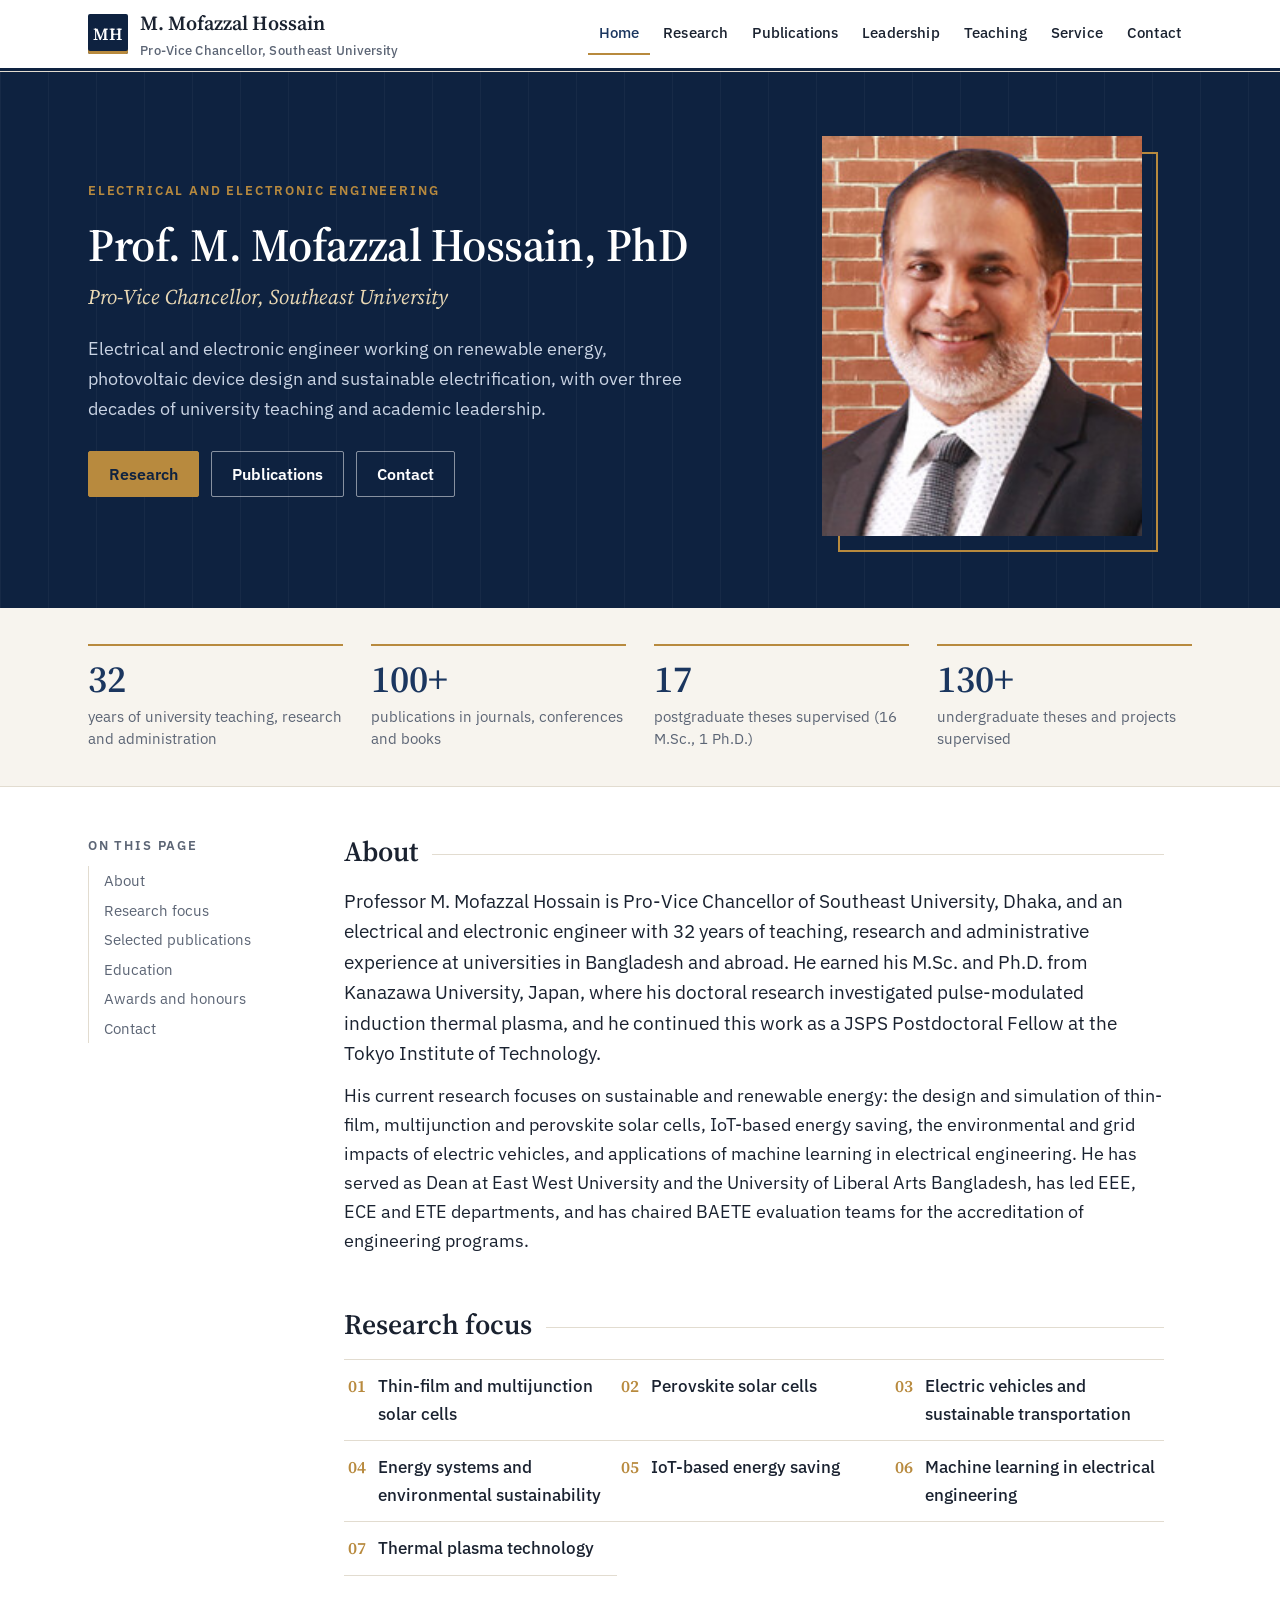
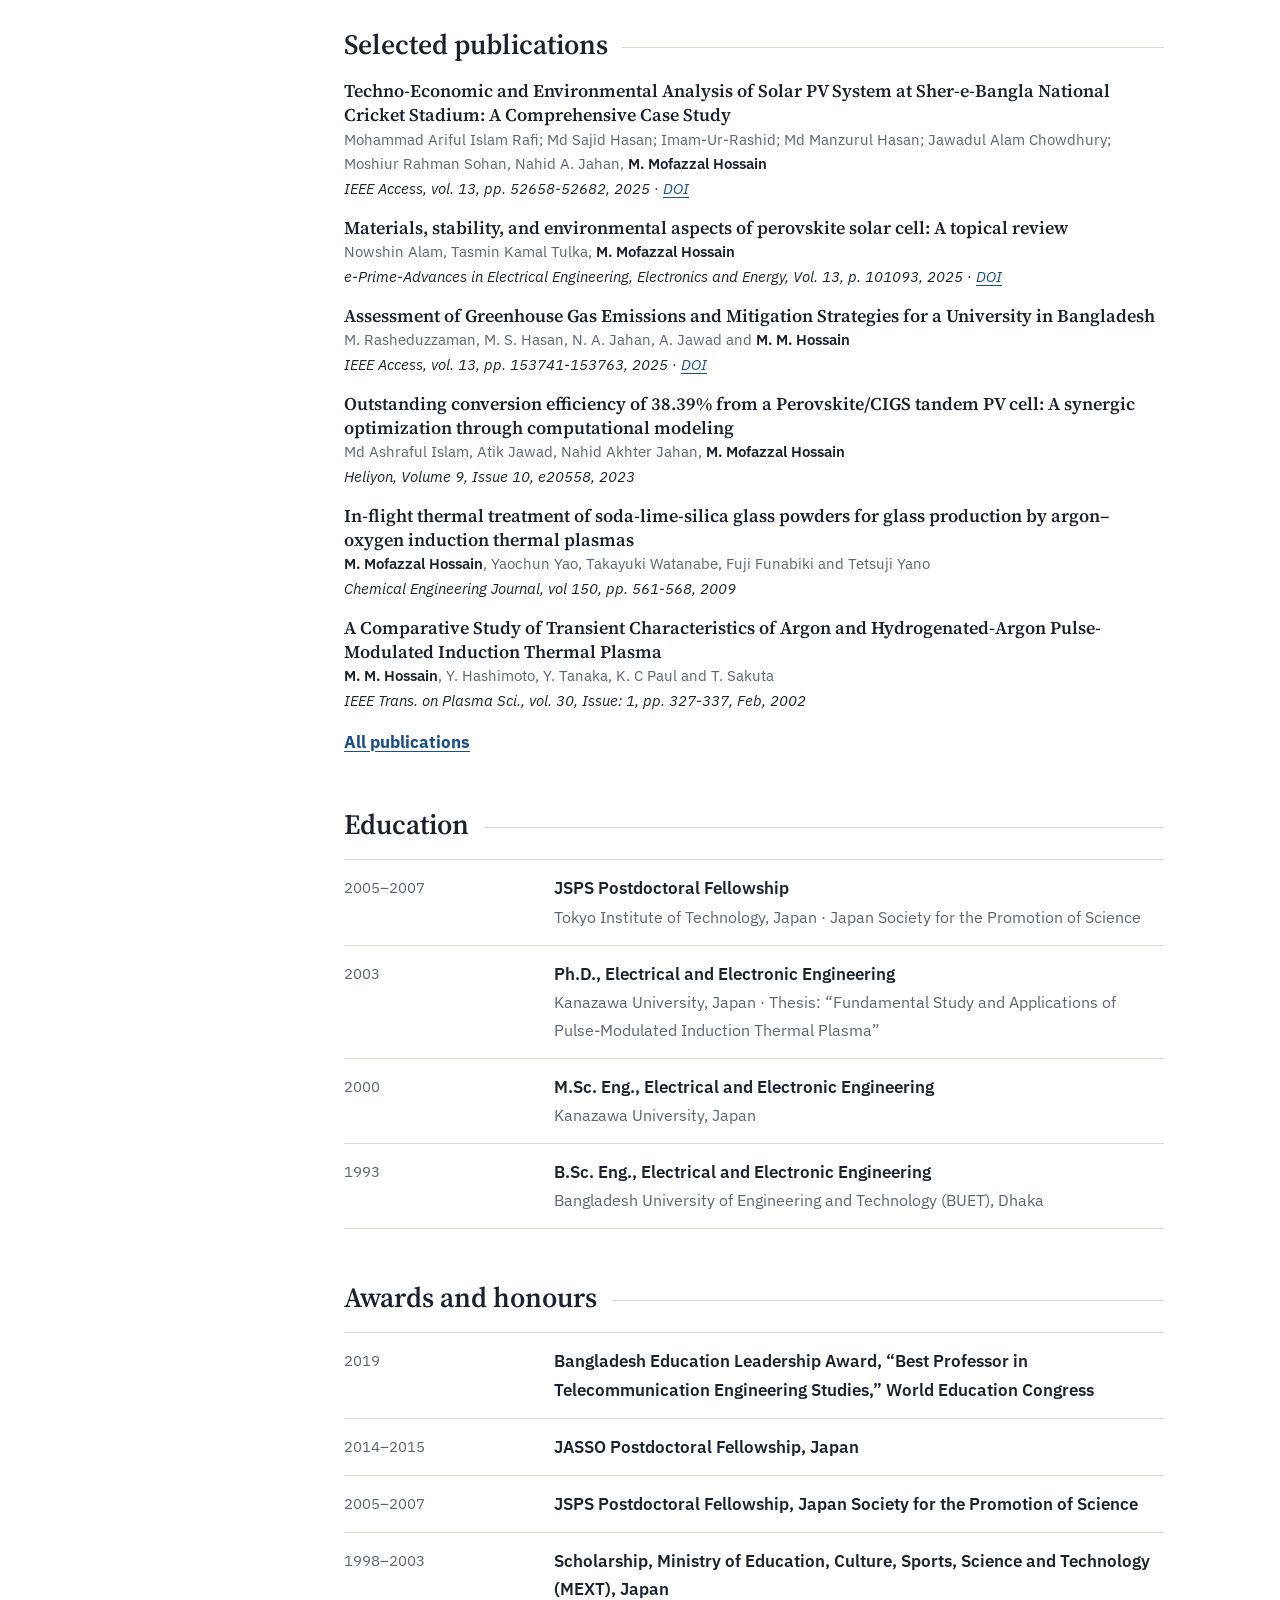
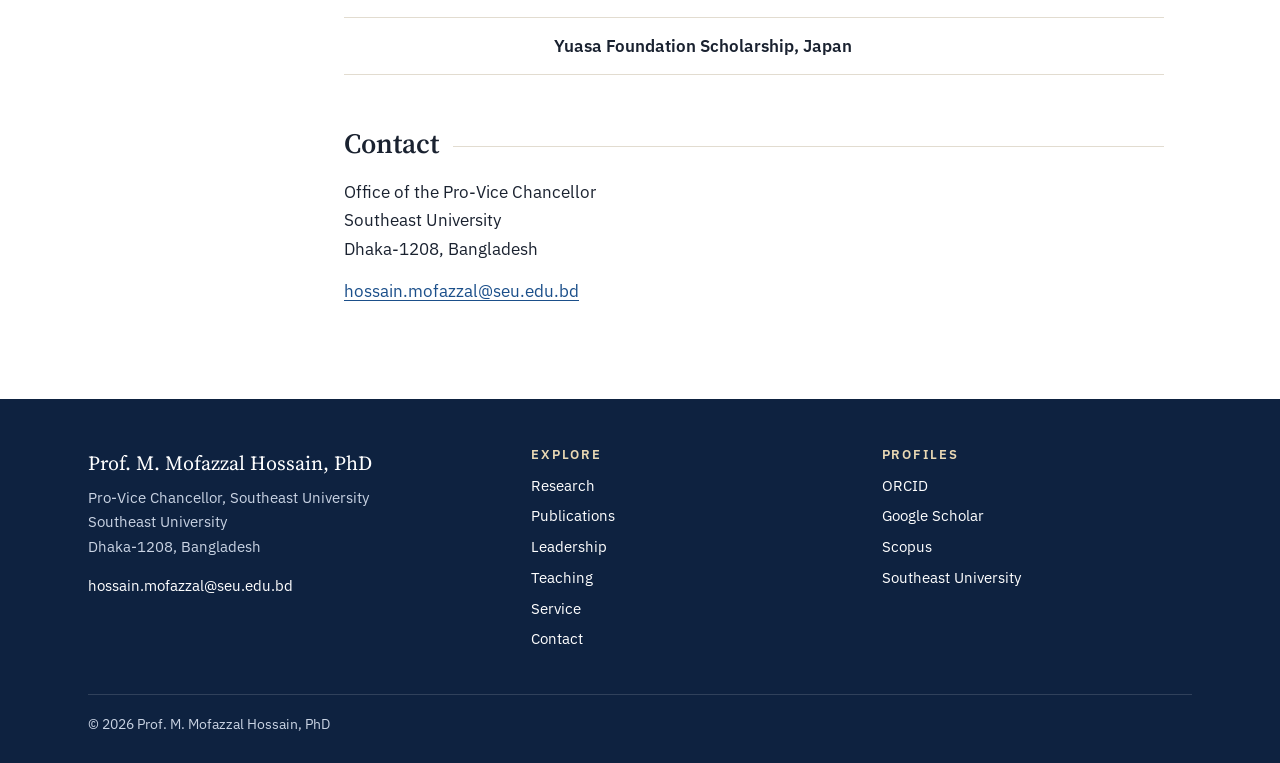
<file: index.html>
<!DOCTYPE html>
<html lang="en">
<head>
<meta charset="utf-8">
<meta name="viewport" content="width=device-width, initial-scale=1, viewport-fit=cover">
<title>Prof. M. Mofazzal Hossain | Pro-Vice Chancellor, Southeast University | Renewable Energy &amp; Photovoltaics</title>
<meta name="description" content="Professor M. Mofazzal Hossain, Pro-Vice Chancellor of Southeast University, Bangladesh: research on solar cells, renewable energy, electric vehicles and sustainability; academic leadership and accreditation.">
<meta name="author" content="Prof. M. Mofazzal Hossain">
<meta name="theme-color" content="#0E2240">
<meta property="og:type" content="profile">
<meta property="og:title" content="Prof. M. Mofazzal Hossain, PhD">
<meta property="og:description" content="Pro-Vice Chancellor, Southeast University, Bangladesh. Renewable energy, photovoltaic device design and sustainable electrification.">
<link rel="icon" href="data:image/svg+xml,<svg xmlns='http://www.w3.org/2000/svg' viewBox='0 0 64 64'><rect width='64' height='64' fill='%230E2240'/><rect y='58' width='64' height='6' fill='%23B88A3E'/><text x='32' y='41' font-family='Georgia' font-size='26' font-weight='700' fill='white' text-anchor='middle'>MH</text></svg>">
<script type="application/ld+json">
{"@context":"https://schema.org","@type":"Person","name":"M. Mofazzal Hossain","honorificPrefix":"Prof.","honorificSuffix":"PhD","jobTitle":"Pro-Vice Chancellor","worksFor":{"@type":"CollegeOrUniversity","name":"Southeast University","address":"Dhaka, Bangladesh","url":"https://seu.edu.bd"},"alumniOf":[{"@type":"CollegeOrUniversity","name":"Kanazawa University"},{"@type":"CollegeOrUniversity","name":"Bangladesh University of Engineering and Technology"}],"email":"mailto:hossain.mofazzal@seu.edu.bd","knowsAbout":["Renewable Energy","Photovoltaics","Perovskite Solar Cells","Electric Vehicles","Thermal Plasma","Outcome-Based Education"],"sameAs":["https://orcid.org/0000-0001-9679-3276","https://www.scopus.com/authid/detail.uri?authorId=54889166300"]}
</script>
<link rel="preconnect" href="https://fonts.googleapis.com">
<link rel="preconnect" href="https://fonts.gstatic.com" crossorigin>
<link href="https://fonts.googleapis.com/css2?family=IBM+Plex+Sans:wght@400;500;600&family=Source+Serif+4:ital,wght@0,600;1,400&display=swap" rel="stylesheet">
<link rel="stylesheet" href="style.css">
<!-- To change any text on this website, edit content.js (or use editor.html for research topics). -->
</head>
<body>
<a class="skip" href="#main">Skip to content</a>
<header class="masthead">
  <div class="inner">
    <a class="site-title" href="#home" id="site-title"></a>
    <button class="nav-toggle" aria-expanded="false" aria-controls="nav">Menu</button>
    <nav class="nav" id="nav" aria-label="Main"><ul id="navlist"></ul></nav>
  </div>
</header>
<main id="main">
  <noscript><div class="wrap" style="padding:48px 28px"><h1>Prof. M. Mofazzal Hossain, PhD</h1>
  <p>Pro-Vice Chancellor, Southeast University, Dhaka, Bangladesh. Senior Member, IEEE.</p>
  <p>Email: <a href="mailto:hossain.mofazzal@seu.edu.bd">hossain.mofazzal@seu.edu.bd</a> · <a href="https://orcid.org/0000-0001-9679-3276">ORCID</a></p>
  <p>Please enable JavaScript to view the full website.</p></div></noscript>
</main>
<footer class="site-footer"><div class="wrap" id="footer"></div></footer>

<script src="content.js"></script>
<script>
(function(){
const S = window.SITE, L = S.links;
const esc = s => String(s == null ? "" : s).replace(/&/g,"&amp;").replace(/</g,"&lt;").replace(/>/g,"&gt;").replace(/"/g,"&quot;");
const txt = s => esc(s).replace(/\[([^\]]*to be added[^\]]*)\]/gi,'<span class="todo">[$1]</span>');
const bold = s => esc(s).replace(/\*\*(.+?)\*\*/g,"<b>$1</b>");
const paras = d => (Array.isArray(d) ? d : String(d||"").split(/\n\s*\n/)).filter(x=>String(x).trim()).map(p=>`<p>${txt(p)}</p>`).join("");
const NT = 'target="_blank" rel="noopener"';
const slug = s => String(s).toLowerCase().replace(/[^a-z0-9]+/g,"-").replace(/^-|-$/g,"");
const li = arr => (arr||[]).map(x=>`<li>${txt(x)}</li>`).join("");
const ledger = rows => `<ul class="ledger">${(rows||[]).map(r=>`<li><span class="when">${esc(r[0])}</span><div><b>${esc(r[1])}</b>${r[2]?`<span class="where">${esc(r[2])}</span>`:""}</div></li>`).join("")}</ul>`;
const sec = (title, inner) => `<section id="s-${slug(title)}" data-toc="${esc(title)}"><h2>${esc(title)}</h2>${inner}</section>`;
const profiles = () => [["ORCID",L.orcid],["Google Scholar",L.scholar],["Scopus",L.scopus],["LinkedIn",L.linkedin],["Southeast University",L.university]].filter(x=>x[1]);
const cvBtn = (cls) => L.cvPdf ? `<a class="btn ${cls}" href="${esc(L.cvPdf)}" ${NT}>Download CV</a>` : "";

const ALL = [["home","Home"],["research","Research"],["publications","Publications"],["leadership","Leadership"],["teaching","Teaching"],["service","Service"],["gallery","Gallery"],["contact","Contact"]];
const PAGES = ALL.filter(p => p[0] !== "gallery" || (S.gallery && S.gallery.length));

function figure(im){
  return `<figure><a href="${esc(im.src)}" ${NT}><img src="${esc(im.src)}" alt="${esc(im.alt || im.caption || "")}" loading="lazy" data-check></a>${im.caption?`<figcaption>${txt(im.caption)}</figcaption>`:""}</figure>`;
}
function cite(p){
  const tag = p.type==="chapter" ? `<span class="tag">Book chapter</span>` : "";
  const doi = p.doi ? ` · <a href="https://doi.org/${esc(p.doi)}" ${NT}>DOI</a>` : "";
  return `<li><span class="t">${esc(p.title)}</span><span class="a">${bold(p.authors)}</span><span class="v">${tag}${esc(p.venue)}${p.venue?", ":""}${esc(p.year)}${doi}</span></li>`;
}
function pageHead(eyebrow, title, desc){
  return `<header class="pagehead"><div class="wrap"><span class="eyebrow">${esc(eyebrow)}</span><h1>${esc(title)}</h1>${desc?`<p>${esc(desc)}</p>`:""}</div></header>`;
}
const body = inner => `<div class="wrap body"><nav class="toc" aria-label="On this page"><span class="eyebrow">On this page</span><ul id="toc"></ul></nav><div class="content">${inner}</div></div>`;
const topics = () => (S.researchTopics||[]).map(t => Object.assign({}, t, {id: t.id || slug(t.title)}));

const views = {
home(){
  const portrait = S.photo ? `<img src="${esc(S.photo)}" alt="${esc(S.photoAlt)}">` : `<div class="ph" role="img" aria-label="${esc(S.shortName)}">${esc(S.initials)}</div>`;
  const sel = S.publications.filter(p=>p.selected).sort((a,b)=>b.year-a.year);
  return `<section class="hero"><div class="wrap"><div>
      <span class="eyebrow">${esc(S.eyebrow || "")}</span>
      <h1>${esc(S.name)}</h1><p class="headline">${esc(S.headline)}</p>
      <p class="tagline">${esc(S.tagline)}</p>
      <div class="actions"><a class="btn brass" href="#research">Research</a><a class="btn line" href="#publications">Publications</a><a class="btn line" href="#contact">Contact</a>${cvBtn("line")}</div>
    </div><div class="portrait">${portrait}</div></div></section>
  <div class="glance"><div class="wrap"><ul>${(S.glance||[]).map(g=>`<li><b>${esc(g[0])}</b><span>${esc(g[1])}</span></li>`).join("")}</ul></div></div>`
  + body(
    sec("About", `<p class="lead">${esc(S.intro[0])}</p>${S.intro.slice(1).map(p=>`<p>${esc(p)}</p>`).join("")}`)
  + sec("Research focus", `<ul class="rindex">${topics().map((t,i)=>`<li><a href="#research/${esc(t.id)}"><span>${String(i+1).padStart(2,"0")}</span>${esc(t.title)}</a></li>`).join("")}</ul>`)
  + sec("Selected publications", `<ul class="pubs">${sel.map(cite).join("")}</ul><p><a href="#publications"><b>All publications</b></a></p>`)
  + sec("Education", ledger(S.education.map(e=>[e.years, e.degree, e.inst + (e.note? " · " + e.note : "")])))
  + sec("Awards and honours", ledger(S.awards))
  + sec("Contact", `<p>${S.contact.lines.map(esc).join("<br>")}</p><p><a href="mailto:${esc(L.email)}">${esc(L.email)}</a></p>`)
  );
},
research(){
  const T = topics();
  return pageHead("Research", "Research", "From thermal plasma physics to clean energy: photovoltaic device design, electrification and sustainability.")
  + body(
    sec("Overview", `<p class="lead">${esc(S.researchIntro)}</p>`)
  + sec("Research topics", `<ul class="rindex" style="margin-bottom:8px">${T.map((t,i)=>`<li><a href="#research/${esc(t.id)}"><span>${String(i+1).padStart(2,"0")}</span>${esc(t.title)}</a></li>`).join("")}</ul>
      ${T.map((t,i)=>{
        const imgs=t.images||[], first=imgs[0], rest=imgs.slice(1), n=String(i+1).padStart(2,"0");
        const cls = first ? (i%2 ? "rtopic flip" : "rtopic") : "rtopic no-img";
        const text = `<div class="rt-body">${first?`<span class="rt-num">${n}</span>`:""}<h3>${esc(t.title)}</h3>${t.summary?`<p class="summary">${txt(t.summary)}</p>`:""}${paras(t.description)}</div>`;
        return `<article class="${cls}" id="t-${esc(t.id)}">${first?"":`<span class="rt-num" aria-hidden="true">${n}</span>`}${text}${first?`<div class="rt-media">${figure(first)}</div>`:""}${rest.length?`<div class="rt-more">${rest.map(figure).join("")}</div>`:""}</article>`;
      }).join("")}`)
  + sec("Current projects", `<ul class="list">${li(S.currentFocus)}</ul>`)
  + sec("Supervision", `<ul class="list">${li(S.supervision)}</ul>`)
  );
},
publications(){
  const c = t => S.publications.filter(p=>p.type===t).length;
  return pageHead("Publications", "Publications", `${c("journal")} journal articles, ${c("conference")} conference papers and ${c("chapter")} book chapters, newest first.`)
  + `<div class="wrap" style="padding-top:36px;padding-bottom:80px"><div class="content" style="max-width:900px">
    <p>Citation metrics and full texts: ${profiles().filter(x=>/ORCID|Scholar|Scopus/.test(x[0])).map(x=>`<a href="${esc(x[1])}" ${NT}>${x[0]}</a>`).join(" · ")}</p>
    <div class="filters"><input id="q" type="search" placeholder="Search titles, authors or venues" aria-label="Search publications">
    <div class="seg" role="group" aria-label="Publication type"><button data-t="all" aria-pressed="true">All</button><button data-t="journal" aria-pressed="false">Journal</button><button data-t="conference" aria-pressed="false">Conference</button><button data-t="chapter" aria-pressed="false">Book chapters</button></div></div>
    <div id="publist"></div></div></div>`;
},
leadership(){
  return pageHead("Academic leadership", "Leadership", S.leadershipIntro)
  + body(
    sec("Leadership roles", ledger(S.leadership))
  + sec("University committees", ledger(S.committees))
  + sec("External academic roles", `<ul class="list">${li(S.external)}</ul>`)
  + sec("Accreditation and quality assurance", `<ul class="list">${li(S.accreditation)}</ul>`)
  + sec("Academic career", ledger(S.academicCareer))
  );
},
teaching(){
  return pageHead("Teaching", "Teaching and supervision", "")
  + body(
    sec("Overview", `<p class="lead">${esc(S.teachingIntro)}</p>`)
  + sec("Undergraduate courses", `<ul class="list cols">${li(S.coursesUG)}</ul>`)
  + sec("Graduate courses", `<ul class="list">${li(S.coursesPG)}</ul>`)
  + sec("Supervision", `<ul class="list">${li(S.supervision)}</ul>`)
  + sec("Training in outcome-based education", `<ul class="list">${li(S.obeTraining)}</ul>`)
  );
},
service(){
  return pageHead("Professional service", "Service", "Conference leadership, invited talks, editorial work and professional memberships.")
  + body(
    sec("Conference leadership", `<ul class="list">${li(S.conferenceLeadership)}</ul>`)
  + sec("Keynote, plenary and invited talks", `<ul class="list">${li(S.talks)}</ul>`)
  + sec("Technical session chair", `<ul class="list cols">${li(S.sessionChair)}</ul>`)
  + sec("Editorial and reviewing", `<ul class="list">${li(S.editorial)}</ul>`)
  + sec("Memberships", `<ul class="list">${li(S.memberships)}</ul>`)
  + sec("Fellowships", `<ul class="list">${li(S.fellowships)}</ul>`)
  );
},
gallery(){
  return pageHead("Gallery", "Gallery", "") + `<div class="wrap" style="padding:40px 28px 80px"><div class="gallery">${(S.gallery||[]).map(figure).join("")}</div></div>`;
},
contact(){
  return pageHead("Contact", "Contact", "")
  + body(
    sec("Office", `<p><b>${esc(S.name)}</b><br>${S.contact.lines.map(esc).join("<br>")}</p><p>Room: ${txt(S.contact.office)}</p>`)
  + sec("Email", `<p><a href="mailto:${esc(L.email)}">${esc(L.email)}</a>${L.email2?`<br><a href="mailto:${esc(L.email2)}">${esc(L.email2)}</a> <span class="meta">(Office of the Pro-Vice Chancellor)</span>`:""}</p><p><a class="btn navy" href="mailto:${esc(L.email)}">Send an email</a></p>`)
  + sec("Profiles", `<ul class="list">${profiles().map(x=>`<li><a href="${esc(x[1])}" ${NT}>${x[0]}</a></li>`).join("")}</ul>`)
  );
}
};

function renderPubs(){
  const box=document.getElementById("publist"); if(!box) return;
  const q=(document.getElementById("q").value||"").toLowerCase().trim();
  const t=document.querySelector('.seg button[aria-pressed="true"]').dataset.t;
  const list=S.publications.filter(p=>(t==="all"||p.type===t)&&(!q||(p.title+" "+p.authors+" "+p.venue+" "+p.year).toLowerCase().includes(q))).sort((a,b)=>b.year-a.year);
  let h=`<p class="count" aria-live="polite">${list.length} ${list.length===1?"item":"items"}</p>`;
  const years=[...new Set(list.map(p=>p.year))];
  years.forEach(y=>{ h+=`<div class="pubyear"><div class="y">${esc(y)}</div><ul class="pubs">${list.filter(p=>p.year===y).map(cite).join("")}</ul></div>`; });
  if(!list.length) h+=`<p>No publications match. Clear the search box or choose All.</p>`;
  box.innerHTML=h;
}

const nav=document.getElementById("nav"), toggle=document.querySelector(".nav-toggle");
function show(){
  const [id, sub] = (location.hash||"#home").slice(1).split("/");
  const page = views[id] && PAGES.some(p=>p[0]===id) ? id : "home";
  const main=document.getElementById("main");
  main.innerHTML = views[page]();
  const toc=document.getElementById("toc");
  if(toc) toc.innerHTML=[...main.querySelectorAll("section[data-toc]")].map(s=>`<li><a href="#${page}/${s.id}">${esc(s.dataset.toc)}</a></li>`).join("");
  document.querySelectorAll("#navlist a").forEach(a=>{ if(a.dataset.p===page) a.setAttribute("aria-current","page"); else a.removeAttribute("aria-current"); });
  const label=PAGES.find(p=>p[0]===page)[1];
  document.title = page==="home" ? `${S.name} | ${S.headline}` : `${label} | ${S.name}`;
  if(page==="publications"){
    document.getElementById("q").addEventListener("input",renderPubs);
    document.querySelectorAll(".seg button").forEach(b=>b.addEventListener("click",()=>{document.querySelectorAll(".seg button").forEach(x=>x.setAttribute("aria-pressed","false"));b.setAttribute("aria-pressed","true");renderPubs();}));
    renderPubs();
  }
  main.querySelectorAll("img[data-check]").forEach(img=>{
    const fail=()=>{ const f=img.closest("figure"); if(!f) return; const d=document.createElement("div"); d.className="img-missing"; d.textContent="Picture not found: "+img.getAttribute("src")+". Upload this file to the repository."; f.replaceWith(d); };
    if(img.complete && img.naturalWidth===0) fail(); else img.addEventListener("error",fail,{once:true});
  });
  nav.classList.remove("open"); toggle.setAttribute("aria-expanded","false");
  const target = sub && (document.getElementById(sub) || document.getElementById("t-"+sub));
  if(target) target.scrollIntoView(); else window.scrollTo(0,0);
}

document.getElementById("site-title").innerHTML = `<span class="mono" aria-hidden="true">${esc(S.initials)}</span><span class="t">${esc(S.shortName)}<small>${esc(S.headline)}</small></span>`;
document.getElementById("navlist").innerHTML = PAGES.map(p=>`<li><a href="#${p[0]}" data-p="${p[0]}">${p[1]}</a></li>`).join("");
document.getElementById("footer").innerHTML = `<div class="cols">
  <div><p class="name">${esc(S.name)}</p><p>${esc(S.headline)}<br>${S.contact.lines.slice(1).map(esc).join("<br>")}</p><p><a href="mailto:${esc(L.email)}">${esc(L.email)}</a></p></div>
  <div><h2>Explore</h2><ul>${PAGES.filter(p=>p[0]!=="home").map(p=>`<li><a href="#${p[0]}">${p[1]}</a></li>`).join("")}</ul></div>
  <div><h2>Profiles</h2><ul>${profiles().map(x=>`<li><a href="${esc(x[1])}" ${NT}>${x[0]}</a></li>`).join("")}${L.cvPdf?`<li><a href="${esc(L.cvPdf)}" ${NT}>Curriculum vitae (PDF)</a></li>`:""}</ul></div></div>
  <div class="base">© ${new Date().getFullYear()} ${esc(S.name)}</div>`;
toggle.addEventListener("click",()=>{const o=nav.classList.toggle("open");toggle.setAttribute("aria-expanded",o);});
window.addEventListener("hashchange",show);
show();
})();
</script>
</body>
</html>
</file>
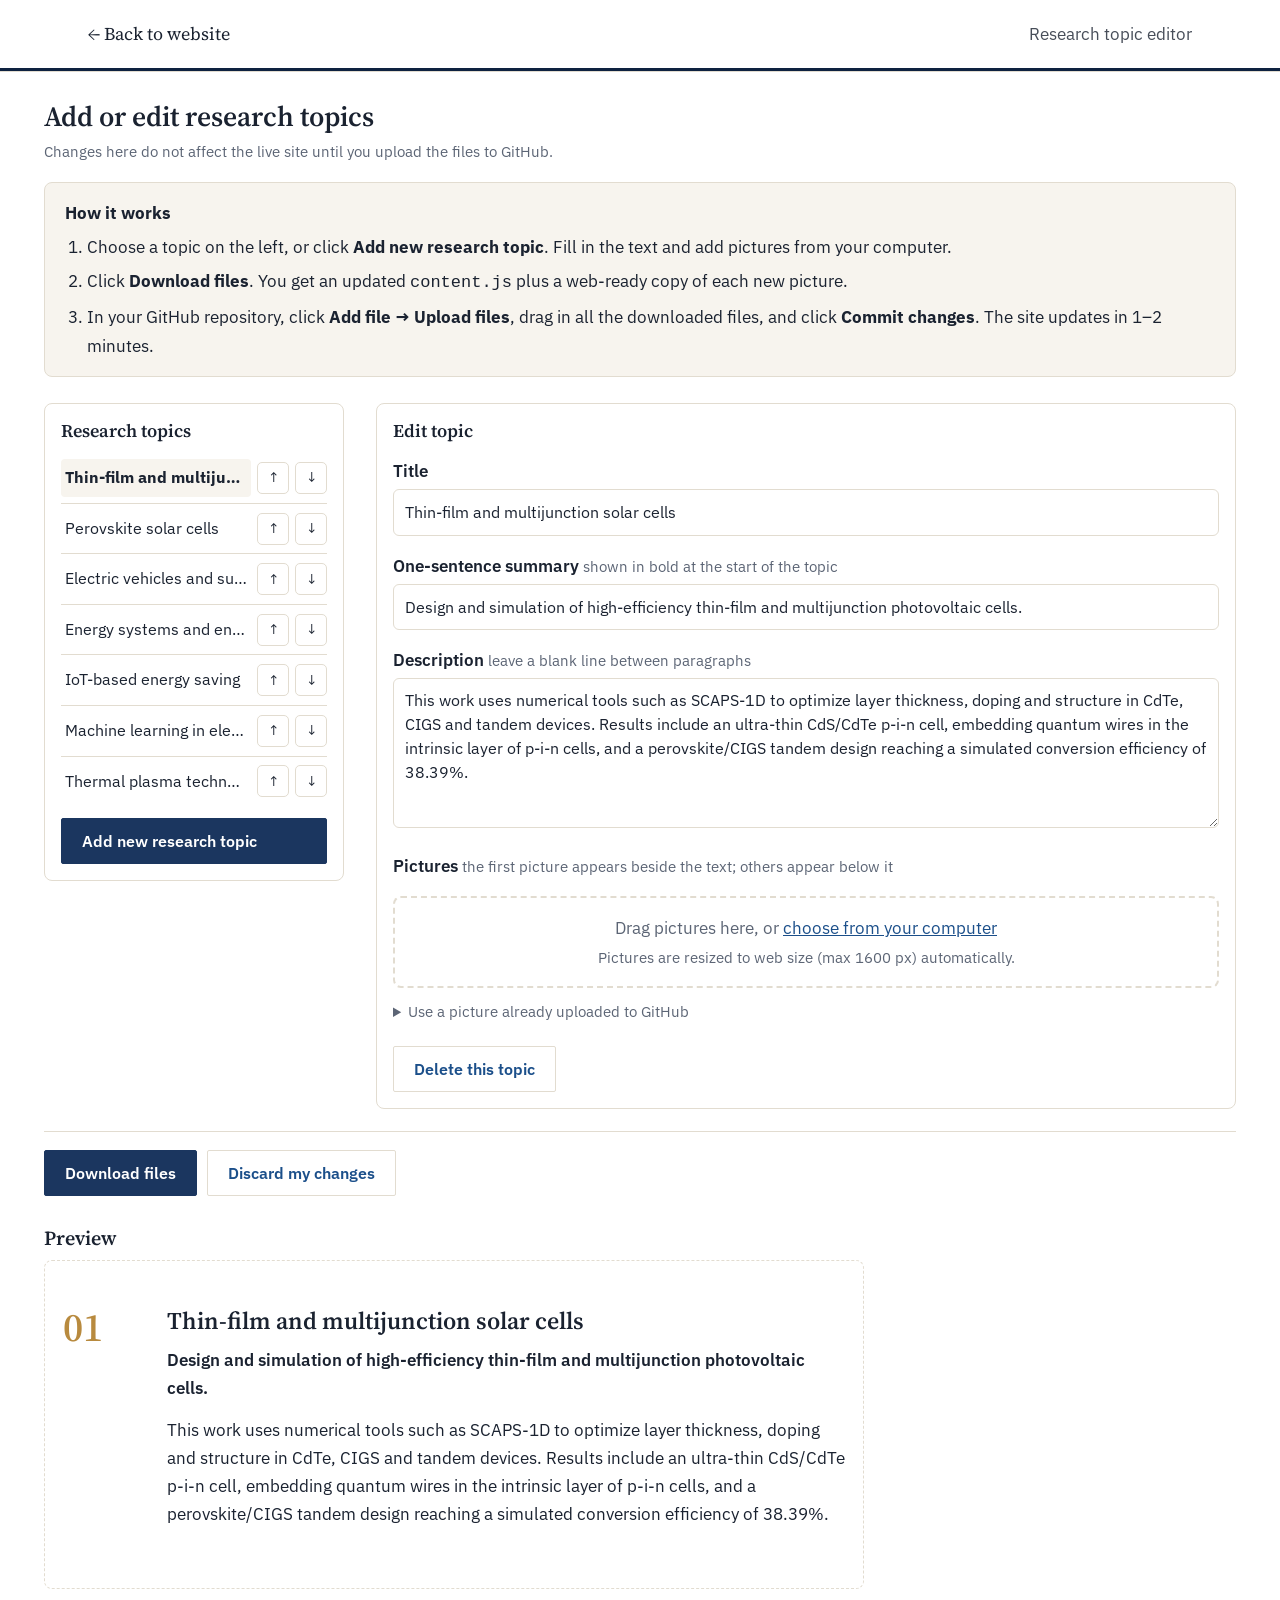
<file: editor.html>
<!DOCTYPE html>
<html lang="en">
<head>
<meta charset="utf-8">
<meta name="viewport" content="width=device-width, initial-scale=1, viewport-fit=cover">
<meta name="robots" content="noindex, nofollow">
<title>Research topic editor</title>
<link rel="preconnect" href="https://fonts.googleapis.com">
<link rel="preconnect" href="https://fonts.gstatic.com" crossorigin>
<link href="https://fonts.googleapis.com/css2?family=IBM+Plex+Sans:wght@400;500;600&family=Source+Serif+4:ital,wght@0,600;1,400&display=swap" rel="stylesheet">
<link rel="stylesheet" href="style.css">
<style>
:root{--tint:var(--ivory);--bg:var(--paper)}
.btn:not(.ghost){background:var(--navy-2);color:#fff;border-color:var(--navy-2)}
.btn:not(.ghost):hover{background:var(--navy);color:#fff}
.masthead .site-title{font-family:var(--serif);font-size:18px}
.ed{max-width:1240px;margin:0 auto;padding:28px 24px 64px}
.ed h1{font-size:28px;margin:0 0 6px}
.steps{background:var(--tint);border:1px solid var(--rule);border-radius:8px;padding:16px 20px 6px;margin:18px 0 26px}
.steps ol{margin:6px 0 10px;padding-left:22px}
.steps li{margin-bottom:6px}
.grid{display:grid;grid-template-columns:300px minmax(0,1fr);gap:32px;align-items:start}
@media (max-width:900px){.grid{grid-template-columns:1fr}}
.panel{border:1px solid var(--rule);border-radius:8px;padding:16px}
.panel h2{font-size:18px;margin:0 0 12px;padding:0;border:0}
.tlist{list-style:none;margin:0 0 12px;padding:0}
.tlist li{display:flex;align-items:center;gap:6px;border-bottom:1px solid var(--rule);padding:6px 0}
.tlist li:last-child{border-bottom:0}
.tlist .name{flex:1;min-width:0;text-align:left;background:none;border:0;font:inherit;font-size:15.5px;color:var(--ink);cursor:pointer;padding:6px 4px;border-radius:4px;overflow:hidden;text-overflow:ellipsis;white-space:nowrap}
.tlist li.on .name{background:var(--tint);font-weight:700}
.icon-btn{background:none;border:1px solid var(--rule);border-radius:5px;min-width:32px;min-height:32px;cursor:pointer;color:var(--ink);font:inherit;font-size:14px}
.icon-btn:hover{border-color:var(--link);color:var(--link)}
button.btn{cursor:pointer;font-family:inherit}
label.f{display:block;font-weight:600;margin:16px 0 4px}
.hint{color:var(--muted);font-size:14.5px;font-weight:400}
input.t,textarea.t{width:100%;font:inherit;font-size:16px;color:var(--ink);background:var(--bg);border:1px solid var(--rule);border-radius:6px;padding:9px 11px}
textarea.t{min-height:150px;resize:vertical;line-height:1.5}
.imgs{display:grid;gap:14px;margin-top:8px}
.imgcard{display:grid;grid-template-columns:150px minmax(0,1fr);gap:14px;border:1px solid var(--rule);border-radius:8px;padding:12px}
.imgcard img{width:150px;aspect-ratio:4/3;object-fit:cover;border-radius:5px;background:var(--tint)}
.imgcard .row{display:flex;flex-wrap:wrap;gap:6px;margin-top:8px}
.imgcard input.t{padding:6px 9px;font-size:15px;margin-bottom:6px}
.tag{display:inline-block;font-size:13px;font-weight:600;padding:1px 8px;border-radius:999px;margin-bottom:6px}
.tag.new{background:#FFF1D6;color:#7A4B00}
.tag.up{background:#E3F1E6;color:#1E5B2C}
@media (max-width:560px){.imgcard{grid-template-columns:1fr}.imgcard img{width:100%}}
.actions{display:flex;flex-wrap:wrap;gap:10px;margin-top:22px;padding-top:18px;border-top:1px solid var(--rule)}
.danger{color:#A12B2B}
.notice{padding:10px 14px;border-radius:6px;background:var(--tint);border:1px solid var(--rule);margin:0 0 16px;font-size:15.5px}
.preview{margin-top:30px}
.preview .box{border:1px dashed var(--rule);border-radius:8px;padding:18px}
.drop{border:2px dashed var(--rule);border-radius:8px;padding:16px;text-align:center;color:var(--muted);margin-top:8px}
.drop.over{border-color:var(--link);background:var(--tint)}
</style>
</head>
<body>
<header class="masthead"><div class="inner"><a class="site-title" href="index.html">← Back to website</a><span style="opacity:.8">Research topic editor</span></div></header>
<div class="ed">
  <h1>Add or edit research topics</h1>
  <p class="meta">Changes here do not affect the live site until you upload the files to GitHub.</p>
  <div class="steps"><b>How it works</b>
    <ol>
      <li>Choose a topic on the left, or click <b>Add new research topic</b>. Fill in the text and add pictures from your computer.</li>
      <li>Click <b>Download files</b>. You get an updated <code>content.js</code> plus a web-ready copy of each new picture.</li>
      <li>In your GitHub repository, click <b>Add file → Upload files</b>, drag in all the downloaded files, and click <b>Commit changes</b>. The site updates in 1–2 minutes.</li>
    </ol>
  </div>
  <div id="draftNote"></div>
  <div class="grid">
    <div class="panel">
      <h2>Research topics</h2>
      <ul class="tlist" id="tlist"></ul>
      <button class="btn" id="addTopic" style="width:100%">Add new research topic</button>
    </div>
    <div class="panel" id="form"></div>
  </div>
  <div class="actions">
    <button class="btn" id="dlAll">Download files</button>
    <button class="btn ghost" id="discard">Discard my changes</button>
    <span class="meta" id="status" aria-live="polite" style="align-self:center"></span>
  </div>
  <div class="preview"><h2 style="font-size:20px;border:0;margin:0 0 10px">Preview</h2><div class="box content" id="preview"></div></div>
</div>
<script src="content.js"></script>
<script>
(function(){
const HEADER = "/* =====================================================================\n   WEBSITE CONTENT: Prof. M. Mofazzal Hossain\n   This is the ONLY file you need to edit to change the website text.\n\n   EASIEST WAY TO ADD A RESEARCH TOPIC (with pictures):\n   open  https://YOUR-USERNAME.github.io/editor.html\n\n   Editing this file directly on GitHub: open it, click the pencil\n   icon, make your change, then click \"Commit changes\".\n\n   Rules (the site goes blank if one is broken):\n   - Keep text inside \"double quotes\". For a quote mark inside text,\n     use curly quotes \u201c \u201d instead.\n   - Every item in a list ends with a comma, except the last one.\n   - true / false are written without quotes.\n   If the site goes blank after an edit, open this file's \"History\" on\n   GitHub, compare with the previous version, and fix the typo.\n\n   Common tasks\n   - Photo: upload a portrait named photo.jpg, then set \"photo\": \"photo.jpg\"\n     (until then the site shows the initials).\n   - New publication: copy one { ... } entry in \"publications\", paste it\n     at the top of that list, edit it. Put **double asterisks** around\n     the professor's name to show it in bold. \"selected\": true puts it on\n     the homepage. \"type\" is one of: journal, conference, chapter.\n     \"doi\" is optional; leave it out if there is none.\n   - Pictures: upload the image file to the repository (same place as\n     this file), then write its exact file name, e.g. \"lab.jpg\".\n   - Gallery: add { \"src\": \"photo-name.jpg\", \"caption\": \"...\" } items to\n     \"gallery\". The Gallery page appears once it has at least one item.\n   - CV: upload the PDF next to this file, then set\n     \"cvPdf\": \"YOUR-FILE-NAME.pdf\"\n   - LinkedIn: paste the profile address into \"linkedin\".\n   - Text written as [Information to be added] appears highlighted on\n     the site until you replace it.\n   ===================================================================== */\n\n";
const DRAFT_KEY = "hossain-editor-draft-v1";
const ORIGINAL = JSON.stringify(window.SITE);
let S = JSON.parse(ORIGINAL);
let cur = 0;
const pending = {};          // filename -> {blob, url, downloaded}
const esc = s => String(s==null?"":s).replace(/&/g,"&amp;").replace(/</g,"&lt;").replace(/>/g,"&gt;").replace(/"/g,"&quot;");
const slug = s => String(s||"topic").toLowerCase().replace(/[^a-z0-9]+/g,"-").replace(/^-|-$/g,"").slice(0,40) || "topic";
const $ = id => document.getElementById(id);
const T = () => S.researchTopics;

// ---------- draft ----------
function saveDraft(){ try{ localStorage.setItem(DRAFT_KEY, JSON.stringify(S.researchTopics)); }catch(e){} }
try{
  const d = localStorage.getItem(DRAFT_KEY);
  if(d && d !== JSON.stringify(S.researchTopics)){
    $("draftNote").innerHTML = `<div class="notice">You have unsaved edits from an earlier visit. <button class="btn ghost" id="restore" style="min-height:34px">Restore them</button> <button class="btn ghost" id="ignore" style="min-height:34px">Start fresh</button></div>`;
    $("restore").onclick = ()=>{ S.researchTopics = JSON.parse(d); cur=0; $("draftNote").innerHTML=""; renderAll(); };
    $("ignore").onclick = ()=>{ try{localStorage.removeItem(DRAFT_KEY)}catch(e){} $("draftNote").innerHTML=""; };
  }
}catch(e){}

function changed(){ saveDraft(); renderList(); renderPreview(); status(""); }
function status(m){ $("status").textContent = m; }

// ---------- list ----------
function renderList(){
  $("tlist").innerHTML = T().map((t,i)=>`<li class="${i===cur?"on":""}">
    <button class="name" data-i="${i}" aria-current="${i===cur}">${esc(t.title||"Untitled topic")}</button>
    <button class="icon-btn" data-up="${i}" aria-label="Move up" ${i===0?"disabled":""}>↑</button>
    <button class="icon-btn" data-down="${i}" aria-label="Move down" ${i===T().length-1?"disabled":""}>↓</button></li>`).join("");
  $("tlist").querySelectorAll("[data-i]").forEach(b=>b.onclick=()=>{cur=+b.dataset.i; renderAll();});
  $("tlist").querySelectorAll("[data-up]").forEach(b=>b.onclick=()=>{const i=+b.dataset.up; [T()[i-1],T()[i]]=[T()[i],T()[i-1]]; cur=i-1; changed(); renderForm();});
  $("tlist").querySelectorAll("[data-down]").forEach(b=>b.onclick=()=>{const i=+b.dataset.down; [T()[i+1],T()[i]]=[T()[i],T()[i+1]]; cur=i+1; changed(); renderForm();});
}

// ---------- form ----------
function renderForm(){
  const t = T()[cur];
  if(!t){ $("form").innerHTML = `<p>No topics yet. Click <b>Add new research topic</b>.</p>`; return; }
  const desc = Array.isArray(t.description) ? t.description.join("\n\n") : (t.description||"");
  $("form").innerHTML = `<h2>Edit topic</h2>
    <label class="f" for="fTitle">Title</label><input class="t" id="fTitle" value="${esc(t.title)}" placeholder="e.g. Wearable sensors for maternal health">
    <label class="f" for="fSum">One-sentence summary <span class="hint">shown in bold at the start of the topic</span></label><input class="t" id="fSum" value="${esc(t.summary)}">
    <label class="f" for="fDesc">Description <span class="hint">leave a blank line between paragraphs</span></label><textarea class="t" id="fDesc">${esc(desc)}</textarea>
    <label class="f">Pictures <span class="hint">the first picture appears beside the text; others appear below it</span></label>
    <div class="imgs" id="imgs"></div>
    <div class="drop" id="drop">Drag pictures here, or <label style="color:var(--link);text-decoration:underline;cursor:pointer">choose from your computer<input type="file" id="file" accept="image/*" multiple hidden></label>
      <div class="hint" style="margin-top:4px">Pictures are resized to web size (max 1600 px) automatically.</div></div>
    <details style="margin-top:12px"><summary class="hint" style="cursor:pointer">Use a picture already uploaded to GitHub</summary>
      <div style="display:flex;gap:8px;margin-top:8px"><input class="t" id="existing" placeholder="exact file name, e.g. lab-photo.jpg"><button class="btn ghost" id="addExisting">Add</button></div></details>
    <div style="margin-top:22px"><button class="btn ghost danger" id="delTopic">Delete this topic</button></div>`;
  $("fTitle").oninput = e=>{ t.title=e.target.value; t.id=slug(t.title); changed(); };
  $("fSum").oninput = e=>{ t.summary=e.target.value; changed(); };
  $("fDesc").oninput = e=>{ t.description=e.target.value; changed(); };
  $("file").onchange = e=>{ addFiles(e.target.files); e.target.value=""; };
  const drop=$("drop");
  drop.ondragover=e=>{e.preventDefault();drop.classList.add("over");};
  drop.ondragleave=()=>drop.classList.remove("over");
  drop.ondrop=e=>{e.preventDefault();drop.classList.remove("over");addFiles(e.dataTransfer.files);};
  $("addExisting").onclick=()=>{ const v=$("existing").value.trim(); if(!v) return; t.images=t.images||[]; t.images.push({src:v,caption:"",alt:""}); renderImgs(); changed(); };
  $("delTopic").onclick=()=>{ if(!confirm(`Delete “${t.title||"this topic"}”? You can undo by clicking “Discard my changes” before downloading.`)) return; T().splice(cur,1); cur=Math.max(0,cur-1); changed(); renderForm(); };
  renderImgs();
}

function renderImgs(){
  const t=T()[cur]; t.images=t.images||[];
  $("imgs").innerHTML = t.images.map((im,i)=>{
    const p=pending[im.src];
    return `<div class="imgcard"><img src="${esc(p?p.url:im.src)}" alt="">
      <div>${p?`<span class="tag new">New: will be included in your download</span>`:`<span class="tag up">Already on GitHub</span>`}
        <input class="t" data-cap="${i}" value="${esc(im.caption)}" placeholder="Caption (shown under the picture)">
        <input class="t" data-alt="${i}" value="${esc(im.alt)}" placeholder="Description for screen readers (what the picture shows)">
        <div class="meta">File name: <code>${esc(im.src)}</code></div>
        <div class="row"><button class="icon-btn" data-iu="${i}" ${i===0?"disabled":""} aria-label="Move picture up">↑</button><button class="icon-btn" data-id="${i}" ${i===t.images.length-1?"disabled":""} aria-label="Move picture down">↓</button><button class="icon-btn danger" data-rm="${i}">Remove</button></div></div></div>`;
  }).join("");
  $("imgs").querySelectorAll("[data-cap]").forEach(el=>el.oninput=e=>{t.images[+el.dataset.cap].caption=e.target.value;changed();});
  $("imgs").querySelectorAll("[data-alt]").forEach(el=>el.oninput=e=>{t.images[+el.dataset.alt].alt=e.target.value;changed();});
  $("imgs").querySelectorAll("[data-rm]").forEach(el=>el.onclick=()=>{t.images.splice(+el.dataset.rm,1);renderImgs();changed();});
  $("imgs").querySelectorAll("[data-iu]").forEach(el=>el.onclick=()=>{const i=+el.dataset.iu;[t.images[i-1],t.images[i]]=[t.images[i],t.images[i-1]];renderImgs();changed();});
  $("imgs").querySelectorAll("[data-id]").forEach(el=>el.onclick=()=>{const i=+el.dataset.id;[t.images[i+1],t.images[i]]=[t.images[i],t.images[i+1]];renderImgs();changed();});
}

function allSrcs(){ const s=new Set(); T().forEach(t=>(t.images||[]).forEach(i=>s.add(i.src))); (S.gallery||[]).forEach(i=>s.add(i.src)); return s; }
function uniqueName(base){ const used=allSrcs(); let n=1, name; do{ name=`research-${base}-${n}.jpg`; n++; }while(used.has(name)||pending[name]); return name; }

async function resize(file){
  const url=URL.createObjectURL(file);
  const img=await new Promise((res,rej)=>{const im=new Image(); im.onload=()=>res(im); im.onerror=rej; im.src=url;});
  const max=1600, k=Math.min(1, max/Math.max(img.naturalWidth,img.naturalHeight));
  const c=document.createElement("canvas"); c.width=Math.round(img.naturalWidth*k); c.height=Math.round(img.naturalHeight*k);
  const ctx=c.getContext("2d"); ctx.fillStyle="#fff"; ctx.fillRect(0,0,c.width,c.height); ctx.drawImage(img,0,0,c.width,c.height);
  URL.revokeObjectURL(url);
  return await new Promise(res=>c.toBlob(res,"image/jpeg",0.85));
}
async function addFiles(files){
  const t=T()[cur]; t.images=t.images||[];
  for(const f of files){
    if(!f.type.startsWith("image/")) continue;
    status("Preparing picture…");
    try{
      const blob=await resize(f);
      const name=uniqueName(slug(t.title));
      pending[name]={blob,url:URL.createObjectURL(blob),downloaded:false};
      t.images.push({src:name,caption:"",alt:""});
    }catch(e){ status("That picture could not be read. Try a JPG or PNG."); }
  }
  renderImgs(); changed();
}

// ---------- preview (same layout as the website) ----------
function renderPreview(){
  const t=T()[cur]; if(!t){ $("preview").innerHTML=""; return; }
  const imgs=t.images||[]; const src=im=>pending[im.src]?pending[im.src].url:im.src;
  const fig=im=>`<figure><img src="${esc(src(im))}" alt="${esc(im.alt)}">${im.caption?`<figcaption>${esc(im.caption)}</figcaption>`:""}</figure>`;
  const paras=(Array.isArray(t.description)?t.description:String(t.description||"").split(/\n\s*\n/)).filter(x=>x.trim()).map(p=>`<p>${esc(p)}</p>`).join("");
  const n=String(cur+1).padStart(2,"0"), first=imgs[0];
  const cls=first?(cur%2?"rtopic flip":"rtopic"):"rtopic no-img";
  $("preview").innerHTML=`<article class="${cls}" style="border:0">${first?"":`<span class="rt-num">${n}</span>`}<div class="rt-body">${first?`<span class="rt-num">${n}</span>`:""}<h3>${esc(t.title||"Untitled topic")}</h3>${t.summary?`<p class="summary">${esc(t.summary)}</p>`:""}${paras}</div>${first?`<div class="rt-media">${fig(first)}</div>`:""}${imgs.length>1?`<div class="rt-more">${imgs.slice(1).map(fig).join("")}</div>`:""}</article>`;
}

// ---------- downloads ----------
function download(blob,name){ const a=document.createElement("a"); a.href=URL.createObjectURL(blob); a.download=name; document.body.appendChild(a); a.click(); setTimeout(()=>{URL.revokeObjectURL(a.href);a.remove();},1500); }
$("dlAll").onclick=async()=>{
  // keep only pictures still used
  const used=allSrcs();
  T().forEach(t=>{ t.id=slug(t.title); if(typeof t.description==="string") t.description=t.description.trim(); });
  const js = HEADER + "window.SITE = " + JSON.stringify(S,null,2) + ";\n";
  download(new Blob([js],{type:"text/javascript"}),"content.js");
  const imgs=Object.keys(pending).filter(n=>used.has(n));
  for(const n of imgs){ await new Promise(r=>setTimeout(r,500)); download(pending[n].blob,n); pending[n].downloaded=true; }
  status(`Downloaded content.js${imgs.length?` and ${imgs.length} picture${imgs.length>1?"s":""}`:""}. If your browser asks to allow multiple downloads, choose Allow. Now upload these files to GitHub.`);
};
$("discard").onclick=()=>{ if(!confirm("Discard all changes made in this editor?")) return; S=JSON.parse(ORIGINAL); cur=0; try{localStorage.removeItem(DRAFT_KEY)}catch(e){} renderAll(); status("Changes discarded."); };
$("addTopic").onclick=()=>{ T().push({id:"new-topic",title:"New research topic",summary:"",description:"",images:[]}); cur=T().length-1; changed(); renderForm(); $("fTitle").select(); };
window.addEventListener("beforeunload",e=>{ if(Object.values(pending).some(p=>!p.downloaded)){ e.preventDefault(); e.returnValue=""; } });

function renderAll(){ renderList(); renderForm(); renderPreview(); }
renderAll();
})();
</script>
</body>
</html>
</file>
<file: style.css>
/* Design for Prof. M. Mofazzal Hossain's website ("Classic" navy and brass).
   Text lives in content.js. */
:root{
  --navy:#0E2240; --navy-2:#1B365F; --navy-3:#2C4D7E; --brass:#B88A3E; --brass-soft:#E9D8B4;
  --paper:#FFFFFF; --ivory:#F7F4EE; --ink:#1A2230; --muted:#5C6575; --rule:#E2DCD0; --link:#1B4F8A;
  --on-navy:#FFFFFF; --on-navy-muted:#C9D3E3; --todo-bg:#FFF4D6; --todo-ink:#6B4E00;
  --serif:"Source Serif 4","Georgia","Times New Roman",serif;
  --sans:"IBM Plex Sans","Segoe UI",Roboto,Arial,sans-serif;
  box-sizing:border-box;
}
@media (prefers-color-scheme: dark){ :root:not([data-theme="light"]){
  --paper:#0E1522; --ivory:#141D2D; --ink:#E6E9EF; --muted:#A5AEBD; --rule:#2A3446; --link:#9DC0EA;
  --navy:#08172C; --navy-2:#132B4C; --navy-3:#1F3E6A; --brass:#D2A75C; --brass-soft:#4A3C22; --todo-bg:#3A3015; --todo-ink:#F2D98A; } }
:root[data-theme="dark"]{ --paper:#0E1522; --ivory:#141D2D; --ink:#E6E9EF; --muted:#A5AEBD; --rule:#2A3446; --link:#9DC0EA;
  --navy:#08172C; --navy-2:#132B4C; --navy-3:#1F3E6A; --brass:#D2A75C; --brass-soft:#4A3C22; --todo-bg:#3A3015; --todo-ink:#F2D98A; }
*,*::before,*::after{box-sizing:inherit}
html{scroll-padding-top:84px}
body{margin:0;background:var(--paper);color:var(--ink);font-family:var(--sans);font-size:17px;line-height:1.65;-webkit-font-smoothing:antialiased}
a{color:var(--link);text-underline-offset:3px;text-decoration-thickness:1px}
a:hover{color:var(--navy-3)}
:focus-visible{outline:3px solid var(--brass);outline-offset:2px}
img{max-width:100%}
h1,h2,h3{font-family:var(--serif);font-weight:600;line-height:1.2;margin:0;color:var(--ink)}
p{margin:0 0 14px}
.wrap{max-width:1160px;margin:0 auto;padding:0 28px}
.todo{background:var(--todo-bg);color:var(--todo-ink);padding:0 4px;border-radius:3px;font-size:.92em}
.skip{position:absolute;left:-9999px;top:8px;background:var(--paper);padding:8px 12px;z-index:60}
.skip:focus{left:8px}
.eyebrow{font-family:var(--sans);font-size:13px;font-weight:600;letter-spacing:.14em;text-transform:uppercase;color:var(--brass)}
.meta{color:var(--muted);font-size:15px}

/* ---------- header: white bar, navy text, brass rule ---------- */
.masthead{position:sticky;top:0;z-index:30;background:var(--paper);border-bottom:1px solid var(--rule);padding-top:env(safe-area-inset-top,0px)}
.masthead::after{content:"";display:block;height:3px;background:var(--navy)}
.masthead .inner{max-width:1160px;margin:0 auto;padding:0 28px;display:flex;align-items:center;justify-content:space-between;gap:20px;min-height:68px}
.site-title{display:flex;align-items:center;gap:12px;text-decoration:none;color:var(--ink);min-width:0}
.mono{flex:none;width:40px;height:40px;display:grid;place-items:center;background:var(--navy);color:#fff;font-family:var(--serif);font-weight:600;font-size:17px;letter-spacing:.02em;border-radius:2px;box-shadow:inset 0 -3px 0 var(--brass)}
.site-title .t{font-family:var(--serif);font-size:20px;font-weight:600;white-space:nowrap;overflow:hidden;text-overflow:ellipsis}
.site-title .t small{display:block;font-family:var(--sans);font-size:12.5px;font-weight:500;color:var(--muted);letter-spacing:.02em}
.nav ul{list-style:none;margin:0;padding:0;display:flex;gap:2px}
.nav a{display:block;padding:8px 11px;color:var(--ink);text-decoration:none;font-size:15px;font-weight:500;letter-spacing:.01em;border-bottom:2px solid transparent}
.nav a:hover{color:var(--navy-3)}
.nav a[aria-current="page"]{border-bottom-color:var(--brass);color:var(--navy-2)}
@media (prefers-color-scheme: dark){ :root:not([data-theme="light"]) .nav a[aria-current="page"]{color:var(--ink)} }
.nav-toggle{display:none;background:var(--paper);border:1px solid var(--rule);color:var(--ink);font:inherit;font-size:15px;padding:8px 14px;min-height:42px;cursor:pointer;border-radius:2px}
@media (max-width:1020px){
  .nav-toggle{display:block}
  .nav{display:none;position:absolute;top:100%;left:0;right:0;background:var(--paper);border-bottom:1px solid var(--rule);box-shadow:0 10px 20px rgba(14,34,64,.08)}
  .nav.open{display:block}
  .nav ul{flex-direction:column;padding:8px 28px 16px}
  .nav a{padding:12px 0;border-bottom:1px solid var(--rule)}
  .nav a[aria-current="page"]{border-bottom-color:var(--rule);font-weight:700}
}
@media (max-width:520px){.site-title .t small{display:none}.site-title .t{font-size:18px}}

/* ---------- home hero: full navy band ---------- */
.hero{background:var(--navy);color:var(--on-navy);position:relative;overflow:hidden}
.hero::before{content:"";position:absolute;inset:0;background:linear-gradient(90deg,rgba(255,255,255,.035) 1px,transparent 1px) 0 0/48px 48px;pointer-events:none}
.hero .wrap{position:relative;display:grid;grid-template-columns:minmax(0,1.5fr) minmax(0,1fr);gap:56px;align-items:center;padding-top:64px;padding-bottom:72px}
.hero h1{color:#fff;font-size:46px;letter-spacing:-.01em;margin:14px 0 8px}
.hero .headline{font-family:var(--serif);font-style:italic;font-size:21px;color:var(--brass-soft);margin:0 0 20px}
@media (prefers-color-scheme: dark){ :root:not([data-theme="light"]) .hero .headline{color:#E3C78F} }
.hero .tagline{color:var(--on-navy-muted);font-size:18px;max-width:600px;margin:0 0 28px}
.hero .actions{display:flex;flex-wrap:wrap;gap:12px}
.portrait{justify-self:center;position:relative;width:min(320px,100%)}
.portrait::before{content:"";position:absolute;inset:16px -16px -16px 16px;border:2px solid var(--brass)}
.portrait img,.portrait .ph{position:relative;display:block;width:100%;aspect-ratio:4/5;object-fit:cover;background:var(--navy-2)}
.portrait .ph{display:grid;place-items:center;font-family:var(--serif);font-size:96px;color:var(--brass-soft);letter-spacing:.04em;border:1px solid rgba(255,255,255,.12)}
@media (max-width:860px){
  .hero .wrap{grid-template-columns:1fr;gap:40px;padding-top:40px;padding-bottom:56px}
  .hero h1{font-size:34px}
  .portrait{width:200px;justify-self:start;order:-1}
  .portrait .ph{font-size:64px}
}
.btn{display:inline-flex;align-items:center;gap:8px;min-height:46px;padding:0 20px;font-family:var(--sans);font-size:15.5px;font-weight:600;text-decoration:none;border-radius:2px;border:1px solid transparent;cursor:pointer}
.btn.brass{background:var(--brass);color:var(--navy);border-color:var(--brass)}
.btn.brass:hover{background:#C99A4C;color:var(--navy)}
.btn.line{background:transparent;color:#fff;border-color:rgba(255,255,255,.5)}
.btn.line:hover{border-color:#fff;color:#fff}
.btn.navy{background:var(--navy-2);color:#fff;border-color:var(--navy-2)}
.btn.navy:hover{background:var(--navy);color:#fff}
.btn.ghost{background:transparent;color:var(--link);border-color:var(--rule)}
.btn.ghost:hover{border-color:var(--link)}
.btn.disabled{opacity:.5;pointer-events:none}

/* at a glance */
.glance{background:var(--ivory);border-bottom:1px solid var(--rule)}
.glance ul{list-style:none;margin:0;padding:36px 0;display:grid;grid-template-columns:repeat(4,minmax(0,1fr));gap:28px}
.glance li{border-top:2px solid var(--brass);padding-top:14px}
.glance b{display:block;font-family:var(--serif);font-size:38px;font-weight:600;line-height:1;color:var(--navy-2)}
@media (prefers-color-scheme: dark){ :root:not([data-theme="light"]) .glance b{color:var(--ink)} }
.glance span{display:block;margin-top:8px;color:var(--muted);font-size:15px;line-height:1.45}
@media (max-width:860px){.glance ul{grid-template-columns:repeat(2,minmax(0,1fr))}}

/* ---------- inner page header ---------- */
.pagehead{background:var(--ivory);border-bottom:1px solid var(--rule)}
.pagehead .wrap{padding-top:44px;padding-bottom:36px}
.pagehead h1{font-size:40px;margin:8px 0 10px}
.pagehead p{color:var(--muted);font-size:18px;max-width:760px;margin:0}
@media (max-width:700px){.pagehead h1{font-size:31px}}

/* ---------- body: TOC + content ---------- */
.body{display:grid;grid-template-columns:200px minmax(0,1fr);gap:56px;padding-top:48px;padding-bottom:80px}
.toc{position:sticky;top:104px;align-self:start;font-size:14.5px}
.toc .eyebrow{display:block;margin-bottom:10px;color:var(--muted)}
.toc ul{list-style:none;margin:0;padding:0;border-left:1px solid var(--rule)}
.toc a{display:block;padding:5px 0 5px 14px;margin-left:-1px;border-left:2px solid transparent;color:var(--muted);text-decoration:none;line-height:1.35}
.toc a:hover{color:var(--ink);border-left-color:var(--brass)}
.content{min-width:0;max-width:820px}
.content section{scroll-margin-top:100px}
.content section+section{margin-top:52px}
.content h2{font-size:28px;margin:0 0 18px;display:flex;align-items:baseline;gap:14px}
.content h2::after{content:"";flex:1;height:1px;background:var(--rule);transform:translateY(-6px)}
.content h3{font-size:20px;margin:24px 0 6px}
.lead{font-size:19px;line-height:1.6}
.lead+p{font-size:17.5px}
@media (max-width:900px){.body{grid-template-columns:1fr;gap:0;padding-top:28px}.toc{display:none}}

ul.list{padding-left:20px;margin:0 0 14px}
ul.list li{margin-bottom:8px}
ul.list li::marker{color:var(--brass)}
ul.cols{columns:2;column-gap:40px}
ul.cols li{break-inside:avoid}
@media (max-width:640px){ul.cols{columns:1}}

/* ledger: date | entry rows */
.ledger{list-style:none;margin:0;padding:0;border-top:1px solid var(--rule)}
.ledger li{display:grid;grid-template-columns:190px minmax(0,1fr);gap:20px;padding:14px 0;border-bottom:1px solid var(--rule)}
.ledger .when{font-size:14.5px;color:var(--muted);font-variant-numeric:tabular-nums;padding-top:2px}
.ledger b{display:block;font-weight:600;font-family:var(--sans)}
.ledger .where{color:var(--muted);font-size:15.5px}
@media (max-width:640px){.ledger li{grid-template-columns:1fr;gap:2px}}

.quote{border-left:3px solid var(--brass);padding:4px 0 4px 20px;margin:0 0 6px;font-family:var(--serif);font-size:20px;line-height:1.5;color:var(--ink)}

/* ---------- research topics: editorial rows ---------- */
.rindex{display:grid;grid-template-columns:repeat(auto-fill,minmax(240px,1fr));gap:0;margin:0;padding:0;list-style:none;border-top:1px solid var(--rule)}
.rindex li{display:flex}
.rindex a{flex:1;display:flex;gap:12px;align-items:baseline;padding:12px 4px;border-bottom:1px solid var(--rule);text-decoration:none;color:var(--ink);font-weight:500}
.rindex a span{font-family:var(--serif);color:var(--brass);font-weight:600}
.rindex a:hover{color:var(--link)}
.rtopic{display:grid;grid-template-columns:minmax(0,1fr) 300px;gap:32px;align-items:start;padding:28px 0;border-bottom:1px solid var(--rule)}
.rtopic.flip{grid-template-columns:300px minmax(0,1fr)}
.rtopic.flip .rt-media{order:-1}
.rtopic.no-img{grid-template-columns:72px minmax(0,1fr)}
.rt-num{font-family:var(--serif);font-size:40px;line-height:1;color:var(--brass);font-weight:600}
.rtopic:not(.no-img) .rt-num{font-size:15px;font-family:var(--sans);letter-spacing:.12em;display:block;margin-bottom:6px}
.rtopic h3{font-size:24px;margin:0 0 10px}
.rtopic .summary{font-weight:600}
.rt-more{display:grid;grid-template-columns:repeat(auto-fill,minmax(180px,1fr));gap:14px;margin-top:16px;grid-column:1/-1}
figure{margin:0}
figure img{display:block;width:100%;height:auto;background:var(--ivory);border:1px solid var(--rule)}
.rt-more img{aspect-ratio:4/3;object-fit:cover}
figcaption{font-size:14px;color:var(--muted);margin-top:6px;line-height:1.4}
.img-missing{display:flex;align-items:center;justify-content:center;aspect-ratio:4/3;border:1px dashed var(--rule);color:var(--muted);font-size:14px;padding:12px;text-align:center}
@media (max-width:760px){.rtopic,.rtopic.flip{grid-template-columns:1fr}.rtopic.flip .rt-media{order:0}.rtopic.no-img{grid-template-columns:48px minmax(0,1fr);gap:16px}.rtopic.no-img .rt-num{font-size:30px}}

/* ---------- publications ---------- */
.filters{display:flex;flex-wrap:wrap;gap:10px;align-items:center;margin:0 0 20px;padding:16px;background:var(--ivory);border:1px solid var(--rule)}
.filters input{flex:1 1 240px;min-height:44px;padding:0 12px;font:inherit;font-size:16px;border:1px solid var(--rule);background:var(--paper);color:var(--ink);border-radius:2px}
.seg{display:flex;flex-wrap:wrap;gap:6px}
.seg button{min-height:40px;padding:0 13px;font:inherit;font-size:14.5px;font-weight:500;border:1px solid var(--rule);background:var(--paper);color:var(--ink);cursor:pointer;border-radius:2px}
.seg button[aria-pressed="true"]{background:var(--navy-2);border-color:var(--navy-2);color:#fff}
.count{color:var(--muted);font-size:14.5px;margin:0 0 8px}
.pubyear{display:grid;grid-template-columns:72px minmax(0,1fr);gap:16px;border-top:1px solid var(--rule);padding-top:12px;margin-top:12px}
.pubyear>.y{font-family:var(--serif);font-size:22px;font-weight:600;color:var(--navy-3);line-height:1.2}
@media (prefers-color-scheme: dark){ :root:not([data-theme="light"]) .pubyear>.y{color:var(--brass)} }
.pubs{list-style:none;margin:0;padding:0}
.pubs li{padding:0 0 14px}
.pubs .t{font-family:var(--serif);font-size:18px;font-weight:600;display:block;line-height:1.35;color:var(--ink)}
.pubs .a{display:block;font-size:15px;color:var(--muted)}
.pubs .a b{color:var(--ink);font-weight:600}
.pubs .v{display:block;font-size:15px;font-style:italic}
.tag{display:inline-block;font-size:11.5px;font-weight:600;letter-spacing:.08em;text-transform:uppercase;color:var(--brass);margin-right:8px;font-style:normal}
@media (max-width:560px){.pubyear{grid-template-columns:1fr;gap:4px}}

/* gallery */
.gallery{display:grid;grid-template-columns:repeat(auto-fill,minmax(240px,1fr));gap:20px}
.gallery img{aspect-ratio:4/3;object-fit:cover}

/* ---------- footer: deep navy, three columns ---------- */
.site-footer{background:var(--navy);color:var(--on-navy-muted);font-size:15px;padding:48px 0 calc(28px + env(safe-area-inset-bottom,0px))}
.site-footer .cols{display:grid;grid-template-columns:1.3fr 1fr 1fr;gap:40px}
.site-footer h2{font-family:var(--sans);font-size:12.5px;letter-spacing:.14em;text-transform:uppercase;color:var(--brass-soft);margin:0 0 12px;font-weight:600}
.site-footer a{color:#fff;text-decoration:none}
.site-footer a:hover{text-decoration:underline}
.site-footer ul{list-style:none;margin:0;padding:0}
.site-footer li{margin-bottom:6px}
.site-footer .name{font-family:var(--serif);font-size:20px;color:#fff;margin:0 0 6px}
.site-footer .base{margin-top:36px;padding-top:18px;border-top:1px solid rgba(255,255,255,.14);font-size:13.5px}
@media (max-width:760px){.site-footer .cols{grid-template-columns:1fr;gap:28px}}

/* ---------- editor helpers (used by editor.html) ---------- */
.notice{padding:10px 14px;background:var(--ivory);border:1px solid var(--rule);margin:0 0 16px;font-size:15.5px}
</file>
